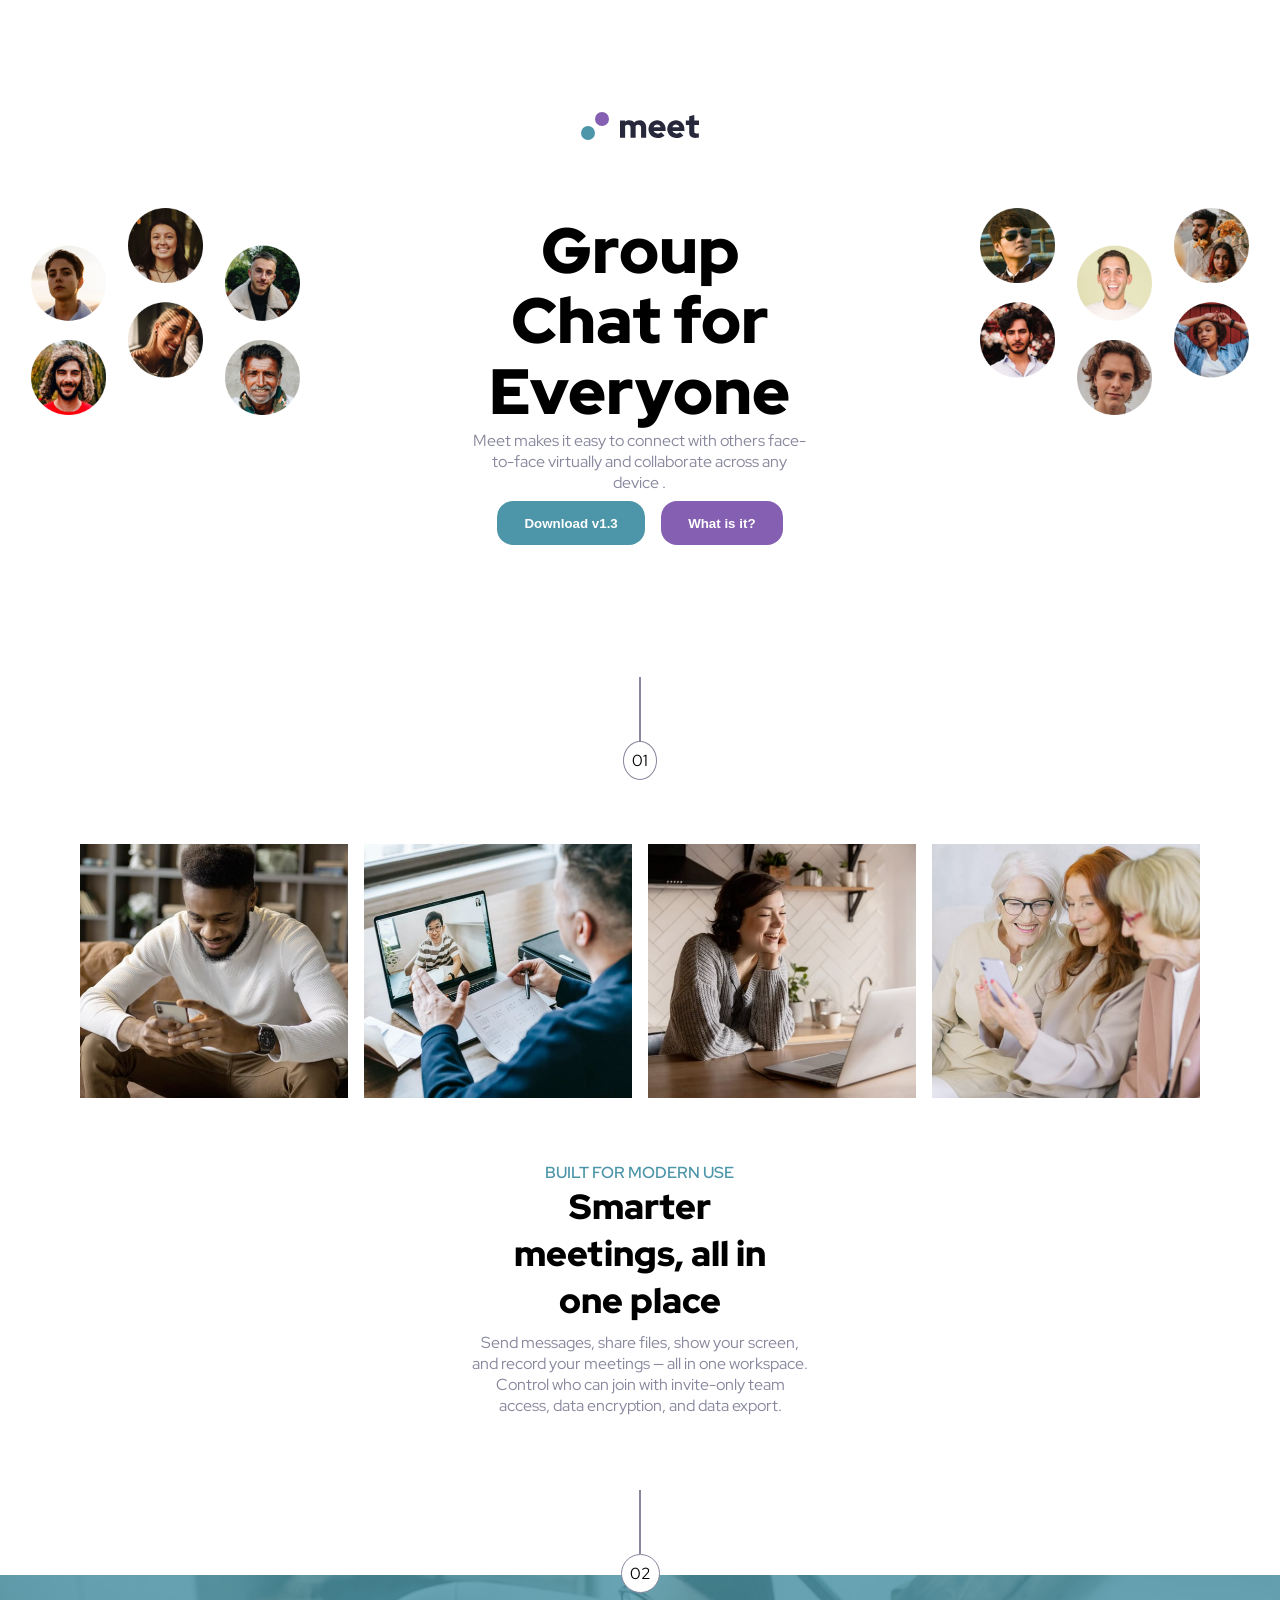
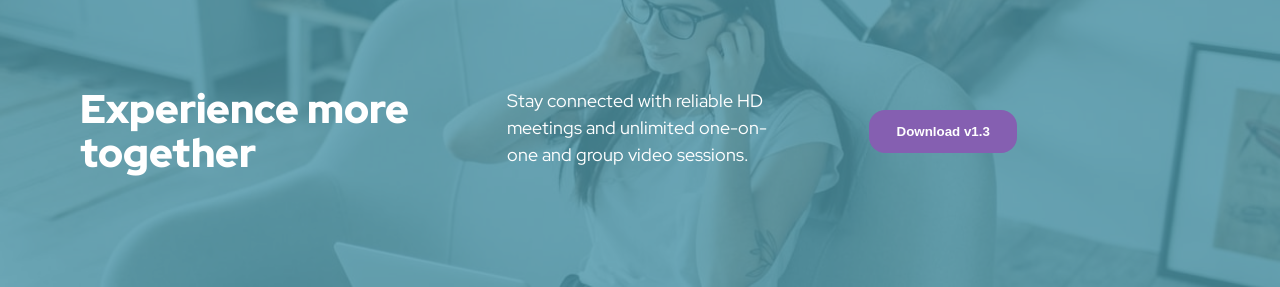
<file: index.html>
<!DOCTYPE html>
<html lang="en">
<head>
  <meta charset="UTF-8">
  <meta name="viewport" content="width=device-width, initial-scale=1.0">

  <link rel="icon" type="image/png" sizes="32x32" href="starter-code/assets/favicon-32x32.png">
  <link rel="stylesheet" href="starter-code/style/style.css">
    <link rel="preconnect" href="https://fonts.googleapis.com">
    <link rel="preconnect" href="https://fonts.gstatic.com" crossorigin>
    <link href="https://fonts.googleapis.com/css2?family=Red+Hat+Display:ital,wght@0,300..900;1,300..900&display=swap" rel="stylesheet">

  <title>Frontend Mentor | Meet landing page</title>
</head>
<body class="container">
<nav class="nav-logo">
  <div class="logo">
    <img src="starter-code/assets/logo.svg" alt="logo del meet">
  </div>
</nav>
<section class="hero" aria-label="Hero estatico">
  <div class="hero-desktop">
     <div class="hero-img-left">
          <img src="starter-code/assets/desktop/image-hero-left.png" alt="imagen hero left">
     </div>
      <div class="hero-text-content">
          <h1 class="hero-title">Group Chat for Everyone</h1>
          <div class="hero-body">
            <p class="text-center text-grey">Meet makes it easy to connect with others face-to-face virtually and
              collaborate across any
              device
              .</p>
            <div class="hero-buttons">
              <button class="hero-btn hero-button-primary" aria-label="Descargar Meet aplicación versión 1.3"
              > Download v1.3</button>
              <button class="hero-btn hero-button-secondary" aria-label="Conocer más sobre Meet aplicación"
              >What is it?</button>
            </div>
          </div>
      </div>
    <div class="hero-img-right">
          <img src="starter-code/assets/desktop/image-hero-right.png" alt="imagen hero right">
    </div>
  </div>
    <div class="hero-table" aria-label="Hero estatico tablet y movil">
        <div class="hero-table-content">
            <div class="hero-img-table">
                <img src="starter-code/assets/tablet/image-hero.png" alt="imagen hero table">
            </div>
            <div class="hero-text-content">
                <h1 class="hero-title">Group Chat for Everyone</h1>
                <div class="hero-body">
                    <p class="text-center text-grey">Meet makes it easy to connect with others face-to-face virtually and
                        collaborate across any
                        device
                        .</p>
                    <div class="hero-buttons">
                        <button class="hero-btn hero-button-primary" aria-label="Descargar Meet aplicación versión 1.3"> Download v1.3</button>
                        <button class="hero-btn hero-button-secondary" aria-label="Conocer más sobre Meet aplicación"
                        >What is it?</button>
                    </div>
                </div>
            </div>
        </div>
    </div>
</section>

<main role="main" aria-label="Main content">
    <div class="item-number">
        <div class="item-separdo"></div>
        <div class="item-circle">01</div>
    </div>
    <div class="main-img">
        <div class="main-img-content">
            <img src="starter-code/assets/desktop/image-man-texting.jpg" alt="imagen main" />
        </div>
        <div  class="main-img-content">
            <img src="starter-code/assets/desktop/image-men-in-meeting.jpg" alt="imagen men in meeting" />
        </div>
        <div  class="main-img-content">
            <img src="starter-code/assets/desktop/image-woman-in-videocall.jpg" alt="imagen woman in video call" />
        </div>
        <div  class="main-img-content">
            <img src="starter-code/assets/desktop/image-women-videochatting.jpg" alt="imagen women video chatting" />
        </div>
    </div>
    <div class="main-text">
        <div class="main-text-content">
            <h2 class="text-primary">
                Built for modern use
            </h2>
            <h1 class="text-title">
                Smarter meetings, all in one place
            </h1>
        </div>
        <p class="text-content">
            Send messages, share files, show your screen, and record your meetings — all in one
            workspace. Control who can join with invite-only team access, data encryption, and data export.
        </p>
    </div>



</main>

<footer role="contentinfo"
 aria-label="Footer section">
    <div class="item-number position-relative top-18 index-1">
        <div class="item-separdo"></div>
        <div class="item-circle bg-white">02</div>
    </div>
    <div class="footer-content">
        <div class="footer-text-title">
            <h2>Experience more together</h2>
        </div>
        <div class="footer-text-content">
            <p>
                Stay connected with reliable HD meetings and unlimited one-on-one and group video sessions.
            </p>
        </div>
        <div class="footer-text-action">
            <div class="footer-btn-primary">
                <button class="hero-btn hero-button-secondary"
                        aria-label="Descargar Meet aplicación versión 1.3"
                > Download v1.3</button>
            </div>
        </div>
    </div>
</footer>



</body>
</html>
</file>
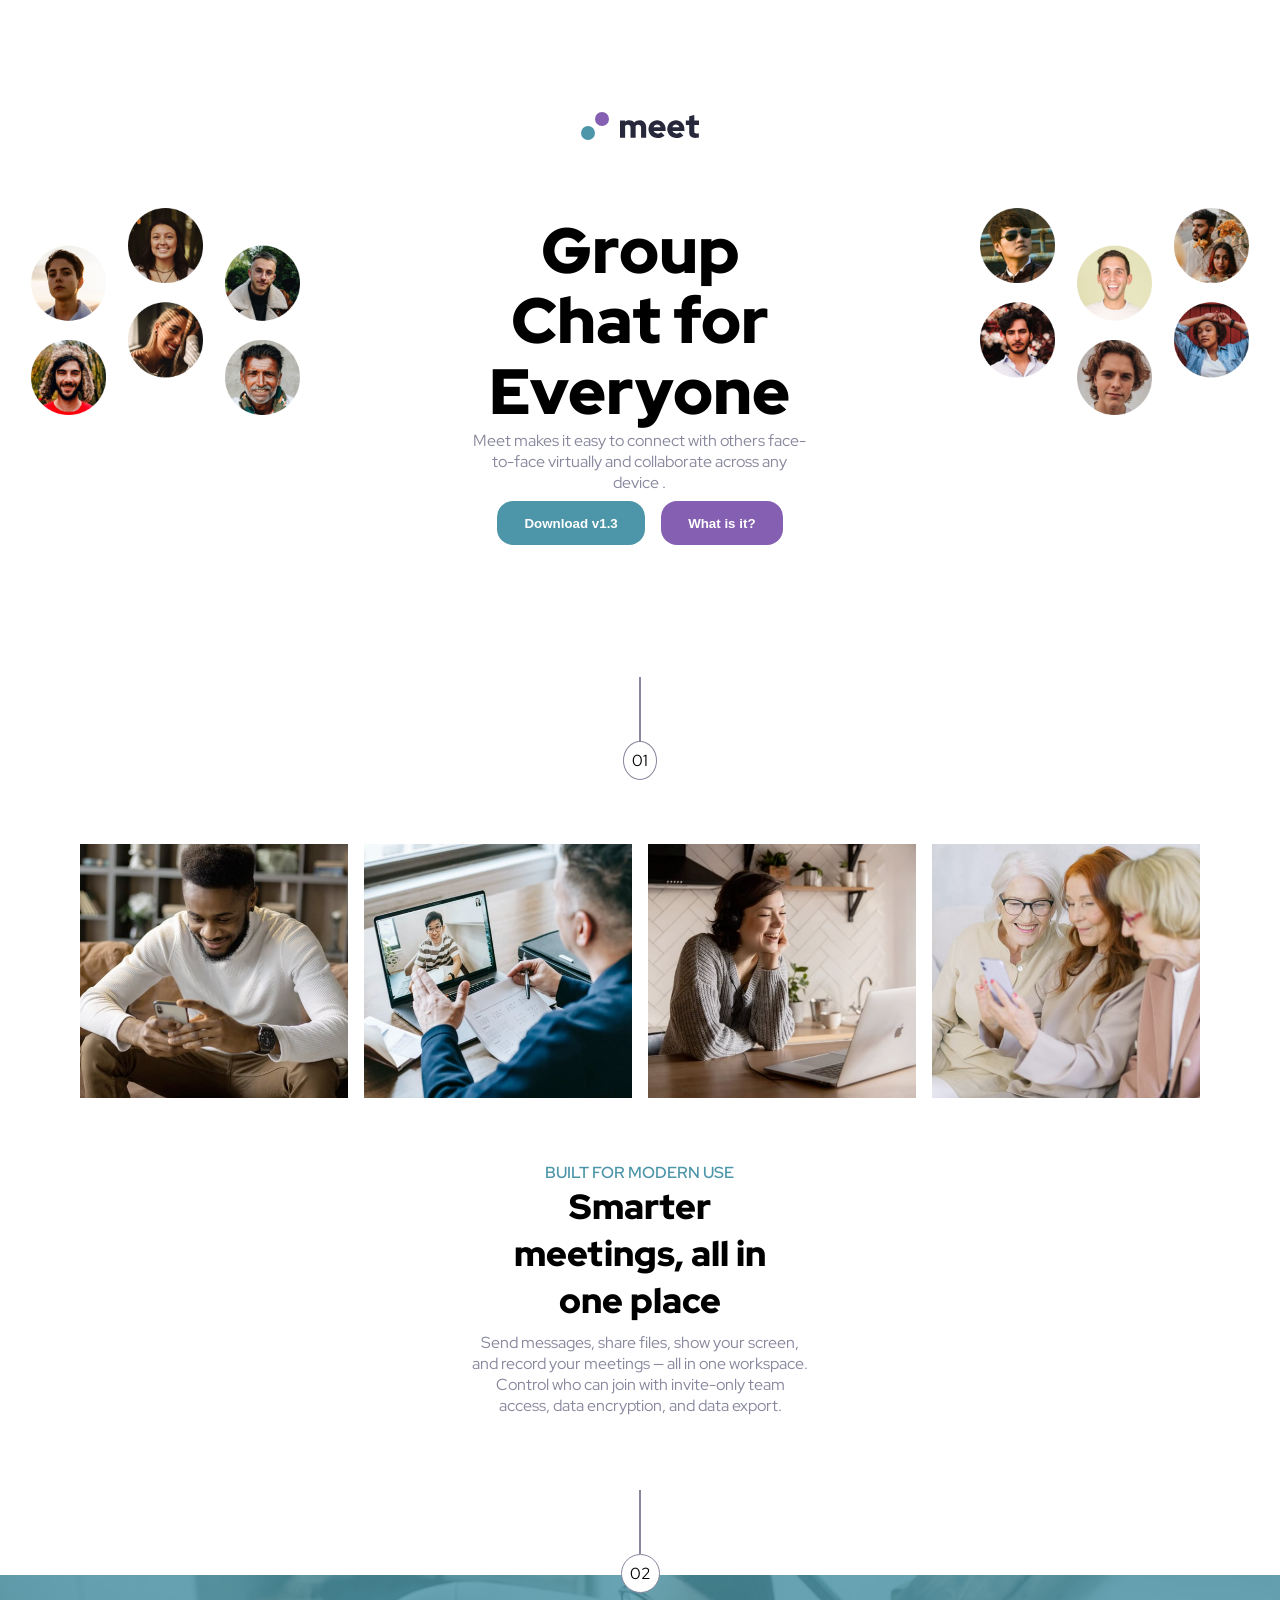
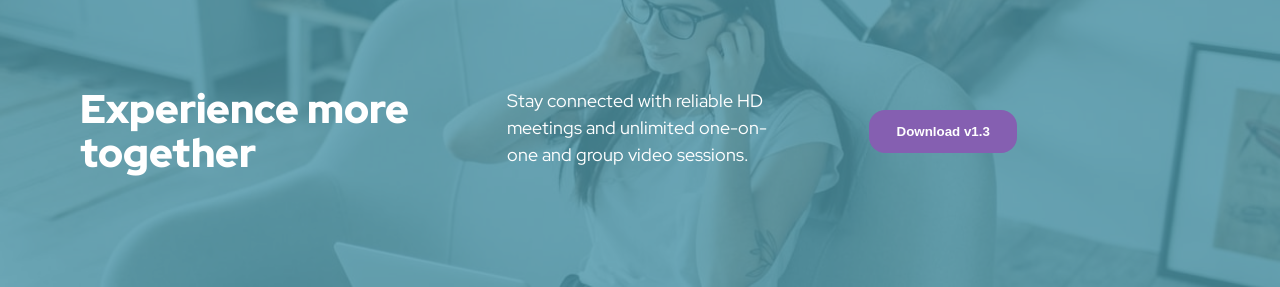
<file: starter-code/index.html>
<!DOCTYPE html>
<html lang="en">
<head>
  <meta charset="UTF-8">
  <meta name="viewport" content="width=device-width, initial-scale=1.0">

  <link rel="icon" type="image/png" sizes="32x32" href="./assets/favicon-32x32.png">
  <link rel="stylesheet" href="./style/style.css">
    <link rel="preconnect" href="https://fonts.googleapis.com">
    <link rel="preconnect" href="https://fonts.gstatic.com" crossorigin>
    <link href="https://fonts.googleapis.com/css2?family=Red+Hat+Display:ital,wght@0,300..900;1,300..900&display=swap" rel="stylesheet">

  <title>Frontend Mentor | Meet landing page</title>
</head>
<body class="container">
<nav class="nav-logo">
  <div class="logo">
    <img src="./assets/logo.svg" alt="logo del meet">
  </div>
</nav>
<section class="hero">
  <div class="hero-desktop">
     <div class="hero-img-left">
          <img src="./assets/desktop/image-hero-left.png" alt="imagen hero left">
     </div>
      <div class="hero-text-content">
          <h1 class="hero-title">Group Chat for Everyone</h1>
          <div class="hero-body">
            <p class="text-center text-grey">Meet makes it easy to connect with others face-to-face virtually and
              collaborate across any
              device
              .</p>
            <div class="hero-buttons">
              <button class="hero-btn hero-button-primary"> Download v1.3</button>
              <button class="hero-btn hero-button-secondary">What is it?</button>
            </div>
          </div>
      </div>
    <div class="hero-img-right">
          <img src="./assets/desktop/image-hero-right.png" alt="imagen hero right">
    </div>
  </div>
    <div class="hero-table">
        <div class="hero-table-content">
            <div class="hero-img-table">
                <img src="./assets/tablet/image-hero.png" alt="imagen hero table">
            </div>
            <div class="hero-text-content">
                <h1 class="hero-title">Group Chat for Everyone</h1>
                <div class="hero-body">
                    <p class="text-center text-grey">Meet makes it easy to connect with others face-to-face virtually and
                        collaborate across any
                        device
                        .</p>
                    <div class="hero-buttons">
                        <button class="hero-btn hero-button-primary"> Download v1.3</button>
                        <button class="hero-btn hero-button-secondary">What is it?</button>
                    </div>
                </div>
            </div>
        </div>
    </div>
</section>


<main>
    <div class="item-number">
        <div class="item-separdo"></div>
        <div class="item-circle">01</div>
    </div>
    <div class="main-img">
        <div class="main-img-content">
            <img src="assets/desktop/image-man-texting.jpg" alt="imagen main" />
        </div>
        <div  class="main-img-content">
            <img src="assets/desktop/image-men-in-meeting.jpg" alt="imagen men in meeting" />
        </div>
        <div  class="main-img-content">
            <img src="assets/desktop/image-woman-in-videocall.jpg" alt="imagen woman in video call" />
        </div>
        <div  class="main-img-content">
            <img src="assets/desktop/image-women-videochatting.jpg" alt="imagen women video chatting" />
        </div>
    </div>
    <div class="main-text">
        <div class="main-text-content">
            <h2 class="text-primary">
                Built for modern use
            </h2>
            <h1 class="text-title">
                Smarter meetings, all in one place
            </h1>
        </div>
        <p class="text-content">
            Send messages, share files, show your screen, and record your meetings — all in one
            workspace. Control who can join with invite-only team access, data encryption, and data export.
        </p>
    </div>



</main>

<footer>
    <div class="item-number position-relative top-18 index-1">
        <div class="item-separdo"></div>
        <div class="item-circle bg-white">02</div>
    </div>
    <div class="footer-content">
        <div class="footer-text-title">
            <h2>Experience more together</h2>
        </div>
        <div class="footer-text-content">
            <p>
                Stay connected with reliable HD meetings and unlimited one-on-one and group video sessions.
            </p>
        </div>
        <div class="footer-text-action">
            <div class="footer-btn-primary">
                <button class="hero-btn hero-button-secondary"> Download v1.3</button>
            </div>
        </div>
    </div>
</footer>



</body>
</html>
</file>
<file: starter-code/style/style.css>
:root{
    --text-present-1: 64px;
    --text-present-2: 32px;
    --color-primary-100: #4D96A9;
    --color-primary-50: #8FE3F9;
    --color-primary-50-hover: #71C0D4;
    --color-primary-100-80: rgba(77, 150, 169, 0.8);
    --color-white: white;
    --color-secundary: #855FB1;
    --color-secundary-hover: #B18BDD;
    --color-grey:#87879D;

}
*{
    margin: 0;
    padding: 0;
    box-sizing: border-box;
}
body{
    font-family: "Red Hat Display", sans-serif;;
    background-color: white;
    font-size: 16px;
}
.nav-logo{
    display: flex;
    justify-content: center;
    align-items: flex-end;
    margin-top: 7rem;
    @media (max-width: 768px) {
        margin-top: 4rem;
    }
    @media (max-width: 375px) {
        margin-top: 3rem;
    }
}
.logo {
    width: 118px;
    height: 28px;
}

.hero {
    padding: 68px 0;
    @media (max-width: 768px) {
        padding: 64px 0;
    }
    @media (max-width: 375px) {
        padding: 24px 0;
    }
}
.hero-desktop {
    width: 70%;
    display: grid;
    grid-template-columns: 30% 40% 30%;
    margin: 0 auto;
    @media (max-width: 768px) {
        display: none;
    }
}
.hero-img-left,
.hero-img-right{
    position: relative;
}
.hero-img-left img {
    position: absolute;
    width: 100%;
    left: -60%;
}
.hero-img-right img {
    position: absolute;
    width: 100%;
    right: -60%;
}
.hero-text-content {
    padding: 0.5rem;
    display: flex;
    flex-direction: column;
    justify-content: center;
    gap: 0.2rem;
}
.hero-title{
    font-size: var(--text-present-1);
    text-align: center;
    font-weight: 900;
    line-height: 110%;
    @media (max-width: 768px) {
        font-size: var(--text-present-2);
    }
}
.text-center {
    text-align: center;
}
.hero-body {
    display: flex;
    gap: 0.5rem;
    flex-direction: column;
    align-items: center;
}
.hero-buttons {
    display: flex;
    justify-content: center;
    align-items: center;
    gap: 1rem;
}
.hero-btn {
    padding: 0.9rem 1.7rem;
    border-radius: 16px;
    border: none;
    cursor: pointer;
    font-weight: 600;
}
.hero-btn:active,
.hero-btn:focus,
.hero-btn:hover{
    border: none;
}
.hero-button-primary {
    background-color: var(--color-primary-100);
    color: var(--color-white);
}
.hero-button-primary:hover {
    background-color: var(--color-primary-50-hover);
    animation: pulse 1s infinite;
}
.hero-button-secondary {
    background-color: var(--color-secundary);
    color: var(--color-white);
    transition: background-color 0.3s ease, transform 0.2s ease;
}
.hero-button-secondary:hover {
    background-color: var(--color-secundary-hover);
    animation: pulse 1s infinite;
    transition: background-color 0.3s ease, transform 0.2s ease;
}
.text-grey {
    color: var(--color-grey);
}
.hero-table {
    display: none;
}
.hero-table-content {
    position: relative;
    width: 50%;
    margin: 64px auto;
}

@media (max-width: 768px) {
    .hero-table {
        display: block;
        width: 100%;
    }

    .hero-table-content {
        display: flex;
        flex-direction: column;
        gap: 10px;
        width: 50%;
        margin: 64px auto;
        @media (max-width: 375px) {
            margin: 32px auto;
            width: 100%;
        }
    }

    .hero-img-table {
        position: relative;
        width: 100vw;
        left: 50%;
        transform: translateX(-50%);
        display: flex;
        justify-content: center;
        align-items: center;
    }

    .hero-img-table img {
        width: 100%;
        height: auto;
        object-fit: cover;
    }

    .hero-table .hero-text-content {
        width: 100%;
        padding: 1rem;
        display: flex;
        flex-direction: column;
        align-items: center;
        text-align: center;
    }
}

main{
    display: flex;
    flex-direction: column;
    align-items: center;
    margin: 56px 80px;
    gap:64px;
    @media (max-width: 768px) {
        margin: 56px 56px;
    }
    @media (max-width: 375px) {
        margin: 32px 32px;
    }
}
.item-number {
    display: flex;
    flex-direction: column;
    align-items: center;
    width: 2rem;
}
.item-separdo {
    width: 1px;
    border: 0.5px solid var(--color-grey);
    height: 4rem;
}
.item-circle {
    border: 1px solid var(--color-grey);
    padding: 0.5rem;
    border-radius: 50%;
}
.main-img{
    display: grid;
    grid-template-columns: repeat(4, 1fr);
    gap: 1rem;
    @media (max-width: 375px) {
        grid-template-columns: repeat(2, 1fr);
    }
}
.main-img-content img {
    display: block;
    width: 100%;
    height: auto;
    object-fit: cover;
}
.main-text {
    display: flex;
    width: 30%;
    flex-direction: column;
    align-items: center;
    gap: 0.5rem;
    margin: 0 auto;
    @media (max-width: 768px) {
        width: 70%;
    }
    @media (max-width: 375px) {
        width: 90%;
    }
}
.main-text-content {
    width: 80%;
    margin: auto;
    text-align: center;
}
.text-primary {
    color: var(--color-primary-100);
    font-weight: 600;
    font-size: 1rem;
    text-transform: uppercase;
    @media (max-width: 375px) {
        font-size: 0.8rem;
    }
}
.text-title {
    font-size: 2.2rem;
    text-align: center;
    font-weight: 900;
    @media (max-width: 768px) {
        font-size: 1.8rem;
    }
    @media (max-width: 375px) {
        font-size: 1.4rem;
    }
}
.text-content {
    color: var(--color-grey);
    text-align: center;
}
.bg-white{
    background-color: white;
}

footer {
    display: flex;
    flex-direction: column;
    justify-content: center;
    align-items: center;
}

.footer-content {
    background-image: url(../assets/desktop/image-footer.jpg);
    background-size: cover;
    background-position: center;
    width: 100%;
    height: 100%;
    display: grid;
    grid-template-columns: repeat(3,1fr);
    gap: 4rem;
    position: relative;
    padding: 112px 80px;
    color: var(--color-white);
    @media (max-width: 768px) {
        background-image: url(../assets/tablet/image-footer.jpg);
        grid-template-columns: 1fr;
        text-align: center;
    }
    @media (max-width: 375px) {
        background-image: url(../assets/mobile/image-footer.jpg);
        grid-template-columns: 1fr;
        padding: 64px 32px;
        text-align: center;
    }
}
.footer-content:after {
    content: "";
    position: absolute;
    top: 0;
    left: 0;
    width: 100%;
    height: 100%;
    background-color: var(--color-primary-100-80);
}
/* Asegurar que el contenido del footer esté por encima del overlay */
.footer-content > * {
    position: relative;
    z-index: 2;
}
.position-relative{
     position: relative;
}
.top-18 {
    top: 18px;
}
.index-1 {
    z-index: 1;
}
.footer-text-title h2 {
    font-size: 40px;
    font-weight: 900;
    line-height: 110%;
    @media (max-width: 768px) {
        font-size: 32px;
    }
    @media (max-width: 375px) {
        font-size: 32px;
    }
}
.footer-text-content {
    font-size: 18px;
    font-weight: 400;
    line-height: 150%;
    padding: 0 2rem;
    @media (max-width: 768px) {
        font-size: 16px;
    }
    @media (max-width: 375px) {
        font-size: 16px;
    }
}
.footer-text-action {
    display: flex;
    justify-content: flex-start;
    align-items: center; /* Centra verticalmente */
   @media (max-width: 768px) {
        justify-content: center;
    }
    @media (max-width: 375px) {
        justify-content: center;
    }
}
.footer-btn-primary {
    vertical-align: middle;
}
</file>
